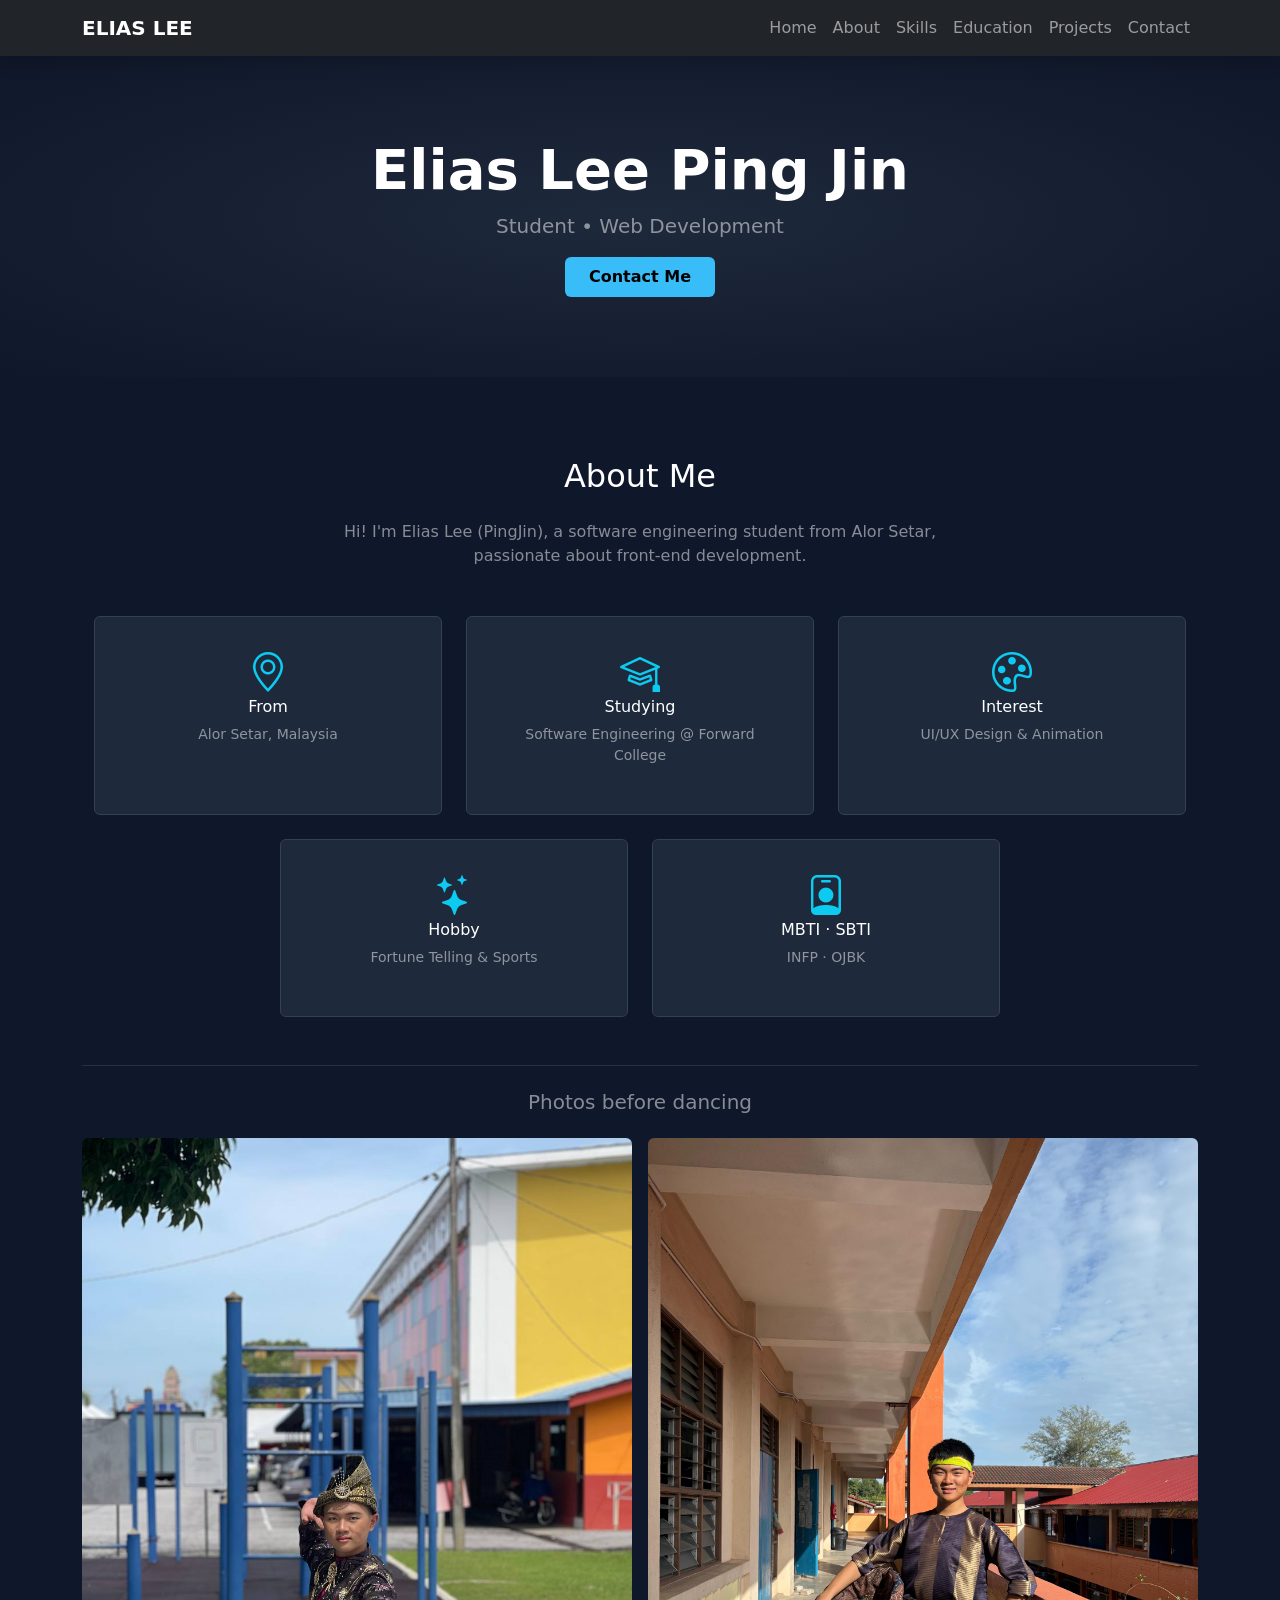
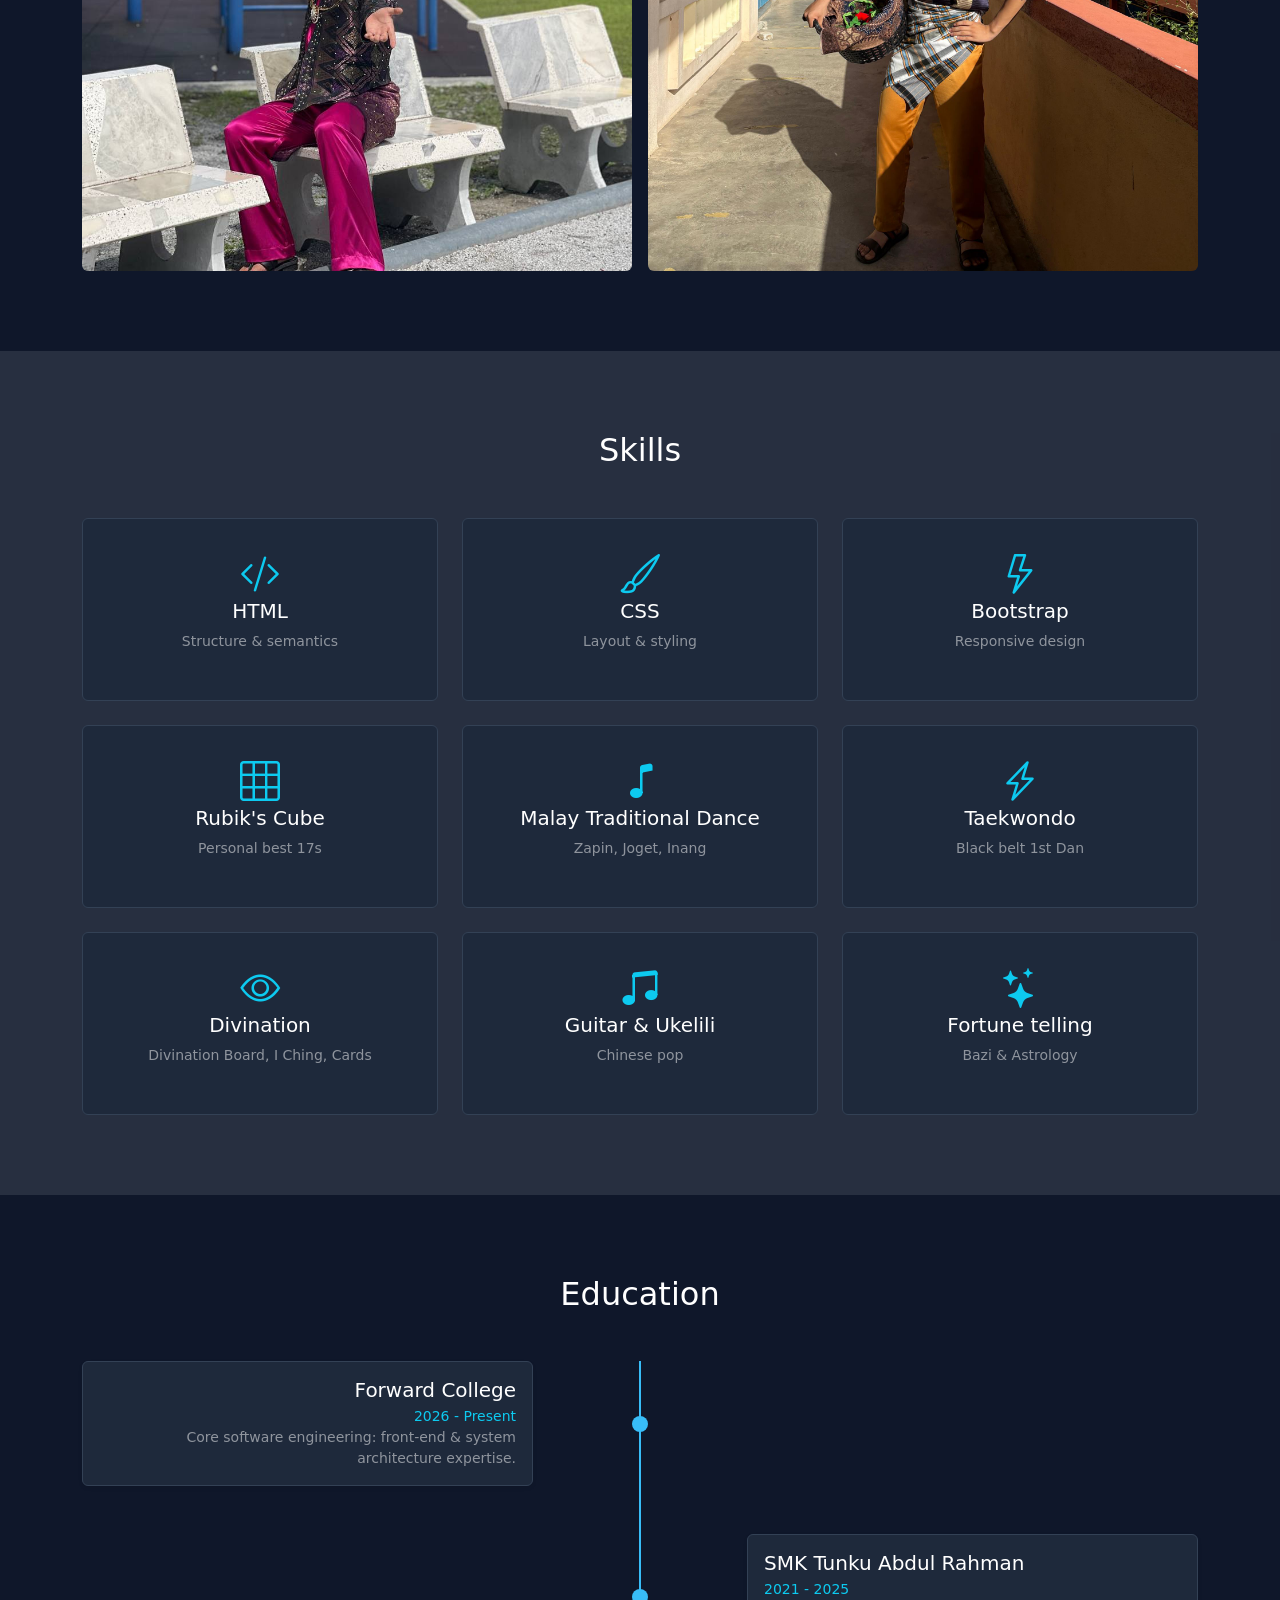
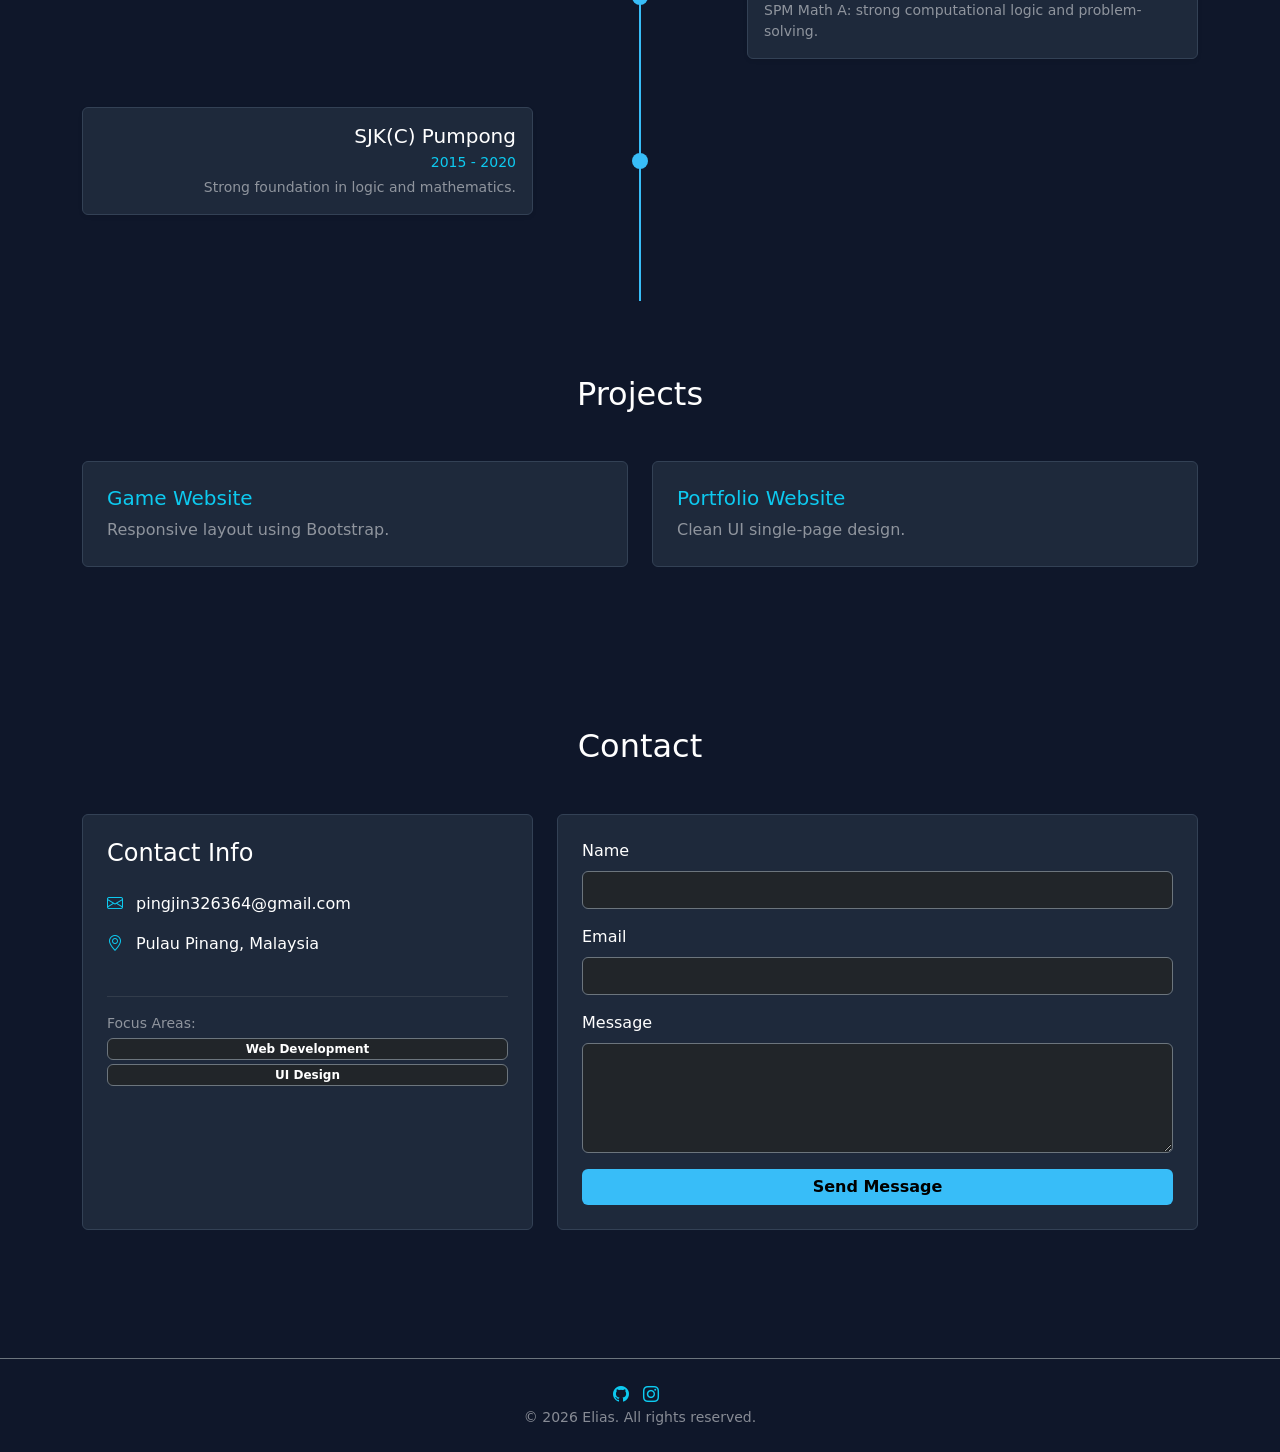
<file: Portfolio/index.html>
<!doctype html>
<html lang="en">
    <head>
        <meta charset="UTF-8" />
        <meta name="viewport" content="width=device-width, initial-scale=1.0" />
        <title>Elias Portfolio</title>
        <link href="https://cdn.jsdelivr.net/npm/bootstrap@5.3.0/dist/css/bootstrap.min.css" rel="stylesheet" />
        <link rel="stylesheet" href="https://cdn.jsdelivr.net/npm/bootstrap-icons@1.10.5/font/bootstrap-icons.css" />
        <link rel="stylesheet" href="style.css" />
    </head>
    <body>
        <!-- hero -->
        <nav class="navbar navbar-expand-lg navbar-dark bg-dark sticky-top shadow">
            <div class="container">
                <a class="navbar-brand fw-bold" href="#">ELIAS LEE</a>
                <button class="navbar-toggler" data-bs-toggle="collapse" data-bs-target="#nav">
                    <span class="navbar-toggler-icon"></span>
                </button>
                <div class="collapse navbar-collapse" id="nav">
                    <ul class="navbar-nav ms-auto">
                        <li class="nav-item"><a class="nav-link" href="#home">Home</a></li>
                        <li class="nav-item"><a class="nav-link" href="#about">About</a></li>
                        <li class="nav-item"><a class="nav-link" href="#skills">Skills</a></li>
                        <li class="nav-item"><a class="nav-link" href="#education">Education</a></li>
                        <li class="nav-item"><a class="nav-link" href="#projects">Projects</a></li>
                        <li class="nav-item"><a class="nav-link" href="#contact">Contact</a></li>
                    </ul>
                </div>
            </div>
        </nav>

        <!-- home -->
        <section id="home" class="section text-center" style="background: radial-gradient(#1e293b, #0f172a)">
            <div class="container">
                <h1 class="display-4 fw-bold">Elias Lee Ping Jin</h1>
                <p class="lead text-white-50">Student • Web Development</p>
                <a href="#contact" class="btn btn-accent px-4 py-2">Contact Me</a>
            </div>
        </section>

        <!-- about -->
        <section id="about" class="section text-center">
            <div class="container px-4">
                <h2 class="mb-4">About Me</h2>
                <p class="text-white-50 mx-auto mb-5" style="max-width: 600px">Hi! I'm Elias Lee (PingJin), a software engineering student from Alor Setar, passionate about front-end development.</p>

                <div class="row g-4 justify-content-center">
                    <div class="col-md-4">
                        <div class="card h-100 p-3 text-white">
                            <div class="card-body">
                                <i class="bi bi-geo-alt text-info display-6 mb-3"></i>
                                <h6>From</h6>
                                <p class="small text-white-50">Alor Setar, Malaysia</p>
                            </div>
                        </div>
                    </div>
                    <div class="col-md-4">
                        <div class="card h-100 p-3 text-white">
                            <div class="card-body">
                                <i class="bi bi-mortarboard text-info display-6 mb-3"></i>
                                <h6>Studying</h6>
                                <p class="small text-white-50">Software Engineering @ Forward College</p>
                            </div>
                        </div>
                    </div>
                    <div class="col-md-4">
                        <div class="card h-100 p-3 text-white">
                            <div class="card-body">
                                <i class="bi bi-palette text-info display-6 mb-3"></i>
                                <h6>Interest</h6>
                                <p class="small text-white-50">UI/UX Design & Animation</p>
                            </div>
                        </div>
                    </div>
                    <div class="col-md-4">
                        <div class="card h-100 p-3 text-white">
                            <div class="card-body">
                                <i class="bi bi-stars text-info display-6 mb-3"></i>
                                <h6>Hobby</h6>
                                <p class="small text-white-50">Fortune Telling & Sports</p>
                            </div>
                        </div>
                    </div>
                    <div class="col-md-4">
                        <div class="card h-100 p-3 text-white">
                            <div class="card-body">
                                <i class="bi bi-person-badge text-info display-6 mb-3"></i>
                                <h6>MBTI · SBTI</h6>
                                <p class="small text-white-50">INFP · OJBK</p>
                            </div>
                        </div>
                    </div>
                </div>
            </div>

            <div class="container mt-5">
                <hr class="border-secondary mb-4" />
                <h5 class="text-white-50 mb-4">Photos before dancing</h5>
                <div class="row g-3 justify-content-center">
                    <div class="col-12 col-md-6">
                        <img src="../image/img_before_pencak.jpg" class="img-fluid rounded" alt="img_before_pencak" />
                    </div>
                    <div class="col-12 col-md-6">
                        <img src="../image/img_before_batu_tumbok.jpg" class="img-fluid rounded" alt="img_before_batu_tumbok" />
                    </div>
                </div>
            </div>
        </section>

        <!-- skills -->
        <section id="skills" class="section bg-opacity-10 bg-light">
            <div class="container">
                <h2 class="text-center mb-5">Skills</h2>
                <div class="row g-4 text-center">
                    <div class="col-md-4">
                        <div class="card h-100 p-3 text-white">
                            <div class="card-body">
                                <i class="bi bi-code-slash text-info display-6 mb-3"></i>
                                <h5>HTML</h5>
                                <p class="small text-white-50">Structure & semantics</p>
                            </div>
                        </div>
                    </div>
                    <div class="col-md-4">
                        <div class="card h-100 p-3 text-white">
                            <div class="card-body">
                                <i class="bi bi-brush text-info display-6 mb-3"></i>
                                <h5>CSS</h5>
                                <p class="small text-white-50">Layout & styling</p>
                            </div>
                        </div>
                    </div>
                    <div class="col-md-4">
                        <div class="card h-100 p-3 text-white">
                            <div class="card-body">
                                <i class="bi bi-lightning text-info display-6 mb-3"></i>
                                <h5>Bootstrap</h5>
                                <p class="small text-white-50">Responsive design</p>
                            </div>
                        </div>
                    </div>
                    <div class="col-md-4">
                        <div class="card h-100 p-3 text-white">
                            <div class="card-body">
                                <i class="bi bi-grid-3x3 text-info display-6 mb-3"></i>
                                <h5>Rubik's Cube</h5>
                                <p class="small text-white-50">Personal best 17s</p>
                            </div>
                        </div>
                    </div>
                    <div class="col-md-4">
                        <div class="card h-100 p-3 text-white">
                            <div class="card-body">
                                <i class="bi bi-music-note text-info display-6 mb-3"></i>
                                <h5>Malay Traditional Dance</h5>
                                <p class="small text-white-50">Zapin, Joget, Inang</p>
                            </div>
                        </div>
                    </div>
                    <div class="col-md-4">
                        <div class="card h-100 p-3 text-white">
                            <div class="card-body">
                                <i class="bi bi-lightning-charge text-info display-6 mb-3"></i>
                                <h5>Taekwondo</h5>
                                <p class="small text-white-50">Black belt 1st Dan</p>
                            </div>
                        </div>
                    </div>
                    <div class="col-md-4">
                        <div class="card h-100 p-3 text-white">
                            <div class="card-body">
                                <i class="bi bi-eye text-info display-6 mb-3"></i>
                                <h5>Divination</h5>
                                <p class="small text-white-50">Divination Board, I Ching, Cards</p>
                            </div>
                        </div>
                    </div>
                    <div class="col-md-4">
                        <div class="card h-100 p-3 text-white">
                            <div class="card-body">
                                <i class="bi bi-music-note-beamed text-info display-6 mb-3"></i>
                                <h5>Guitar & Ukelili</h5>
                                <p class="small text-white-50">Chinese pop</p>
                            </div>
                        </div>
                    </div>
                    <div class="col-md-4">
                        <div class="card h-100 p-3 text-white">
                            <div class="card-body">
                                <i class="bi bi-stars text-info display-6 mb-3"></i>
                                <h5>Fortune telling</h5>
                                <p class="small text-white-50">Bazi & Astrology</p>
                            </div>
                        </div>
                    </div>
                </div>
            </div>
        </section>

        <!-- education -->
        <section id="education" class="section">
            <div class="container position-relative">
                <h2 class="text-center mb-5">Education</h2>
                <div class="timeline-line"></div>

                <div class="row align-items-center mb-5">
                    <div class="col-md-5 text-md-end text-start order-2 order-md-1">
                        <div class="card p-3 shadow-sm text-white">
                            <h5 class="mb-1">Forward College</h5>
                            <p class="text-info small mb-0">2026 - Present</p>
                            <p class="small text-white-50 mb-0">Core software engineering: front-end & system architecture expertise.</p>
                        </div>
                    </div>
                    <div class="col-md-2 text-center order-1 order-md-2 mb-3 mb-md-0">
                        <div class="timeline-dot"></div>
                    </div>
                    <div class="col-md-5 order-3"></div>
                </div>

                <div class="row align-items-center mb-5">
                    <div class="col-md-5 order-md-1 order-3"></div>
                    <div class="col-md-2 text-center order-1 order-md-2 mb-3 mb-md-0">
                        <div class="timeline-dot"></div>
                    </div>
                    <div class="col-md-5 text-start order-2 order-md-3">
                        <div class="card p-3 shadow-sm text-white">
                            <h5 class="mb-1">SMK Tunku Abdul Rahman</h5>
                            <p class="text-info small mb-0">2021 - 2025</p>
                            <p class="small text-white-50 mb-0">SPM Math A: strong computational logic and problem-solving.</p>
                        </div>
                    </div>
                </div>

                <div class="row align-items-center">
                    <div class="col-md-5 text-md-end text-start order-2 order-md-1">
                        <div class="card p-3 shadow-sm text-white">
                            <h5 class="mb-1">SJK(C) Pumpong</h5>
                            <p class="text-info small mb-1">2015 - 2020</p>
                            <p class="small text-white-50 mb-0">Strong foundation in logic and mathematics.</p>
                        </div>
                    </div>
                    <div class="col-md-2 text-center order-1 order-md-2 mb-3 mb-md-0">
                        <div class="timeline-dot"></div>
                    </div>
                    <div class="col-md-5 order-3"></div>
                </div>
            </div>
        </section>

        <!-- projects -->
        <section id="projects" class="section">
            <div class="container">
                <h2 class="text-center mb-5">Projects</h2>
                <div class="row g-4">
                    <div class="col-md-6">
                        <div class="card h-100 text-white p-2">
                            <div class="card-body">
                                <h5 class="card-title text-info">Game Website</h5>
                                <p class="card-text text-white-50">Responsive layout using Bootstrap.</p>
                            </div>
                        </div>
                    </div>
                    <div class="col-md-6">
                        <div class="card h-100 text-white p-2">
                            <div class="card-body">
                                <h5 class="card-title text-info">Portfolio Website</h5>
                                <p class="card-text text-white-50">Clean UI single-page design.</p>
                            </div>
                        </div>
                    </div>
                </div>
            </div>
        </section>

        <!-- contact -->
        <section id="contact" class="section">
            <div class="container">
                <h2 class="text-center mb-5">Contact</h2>
                <div class="row g-4">
                    <div class="col-md-5">
                        <div class="card p-4 h-100 text-white">
                            <h4 class="mb-4">Contact Info</h4>
                            <p class="mb-3"><i class="bi bi-envelope text-info me-2"></i> pingjin326364@gmail.com</p>
                            <p class="mb-4"><i class="bi bi-geo-alt text-info me-2"></i> Pulau Pinang, Malaysia</p>
                            <hr class="text-secondary" />
                            <p class="small text-white-50 mb-1">Focus Areas:</p>
                            <span class="badge bg-dark border border-secondary mb-1">Web Development</span>
                            <span class="badge bg-dark border border-secondary mb-1">UI Design</span>
                        </div>
                    </div>
                    <div class="col-lg-7 col-md-12">
                        <form class="card p-4">
                            <div class="mb-3">
                                <label class="form-label text-white">Name</label>
                                <input type="text" class="form-control bg-dark text-white border-secondary" />
                            </div>
                            <div class="mb-3">
                                <label class="form-label text-white">Email</label>
                                <input type="email" class="form-control bg-dark text-white border-secondary" />
                            </div>
                            <div class="mb-3">
                                <label class="form-label text-white">Message</label>
                                <textarea class="form-control bg-dark text-white border-secondary" rows="4"></textarea>
                            </div>
                            <button type="submit" class="btn btn-accent w-100">Send Message</button>
                        </form>
                    </div>
                </div>
            </div>
        </section>

        <!-- footer -->
        <footer class="text-center py-4 border-top border-secondary mt-5">
            <a href="https://github.com/pingjin-code"><i class="bi bi-github text-info me-2"></i></a>
            <a href="https://www.instagram.com/pj.mu2/?__pwa=1"><i class="bi bi-instagram text-info me-2"></i></a>
            <p class="small text-white-50 mb-0">© 2026 Elias. All rights reserved.</p>
        </footer>

        <script src="https://cdn.jsdelivr.net/npm/bootstrap@5.3.0/dist/js/bootstrap.bundle.min.js"></script>
    </body>
</html>
</file>
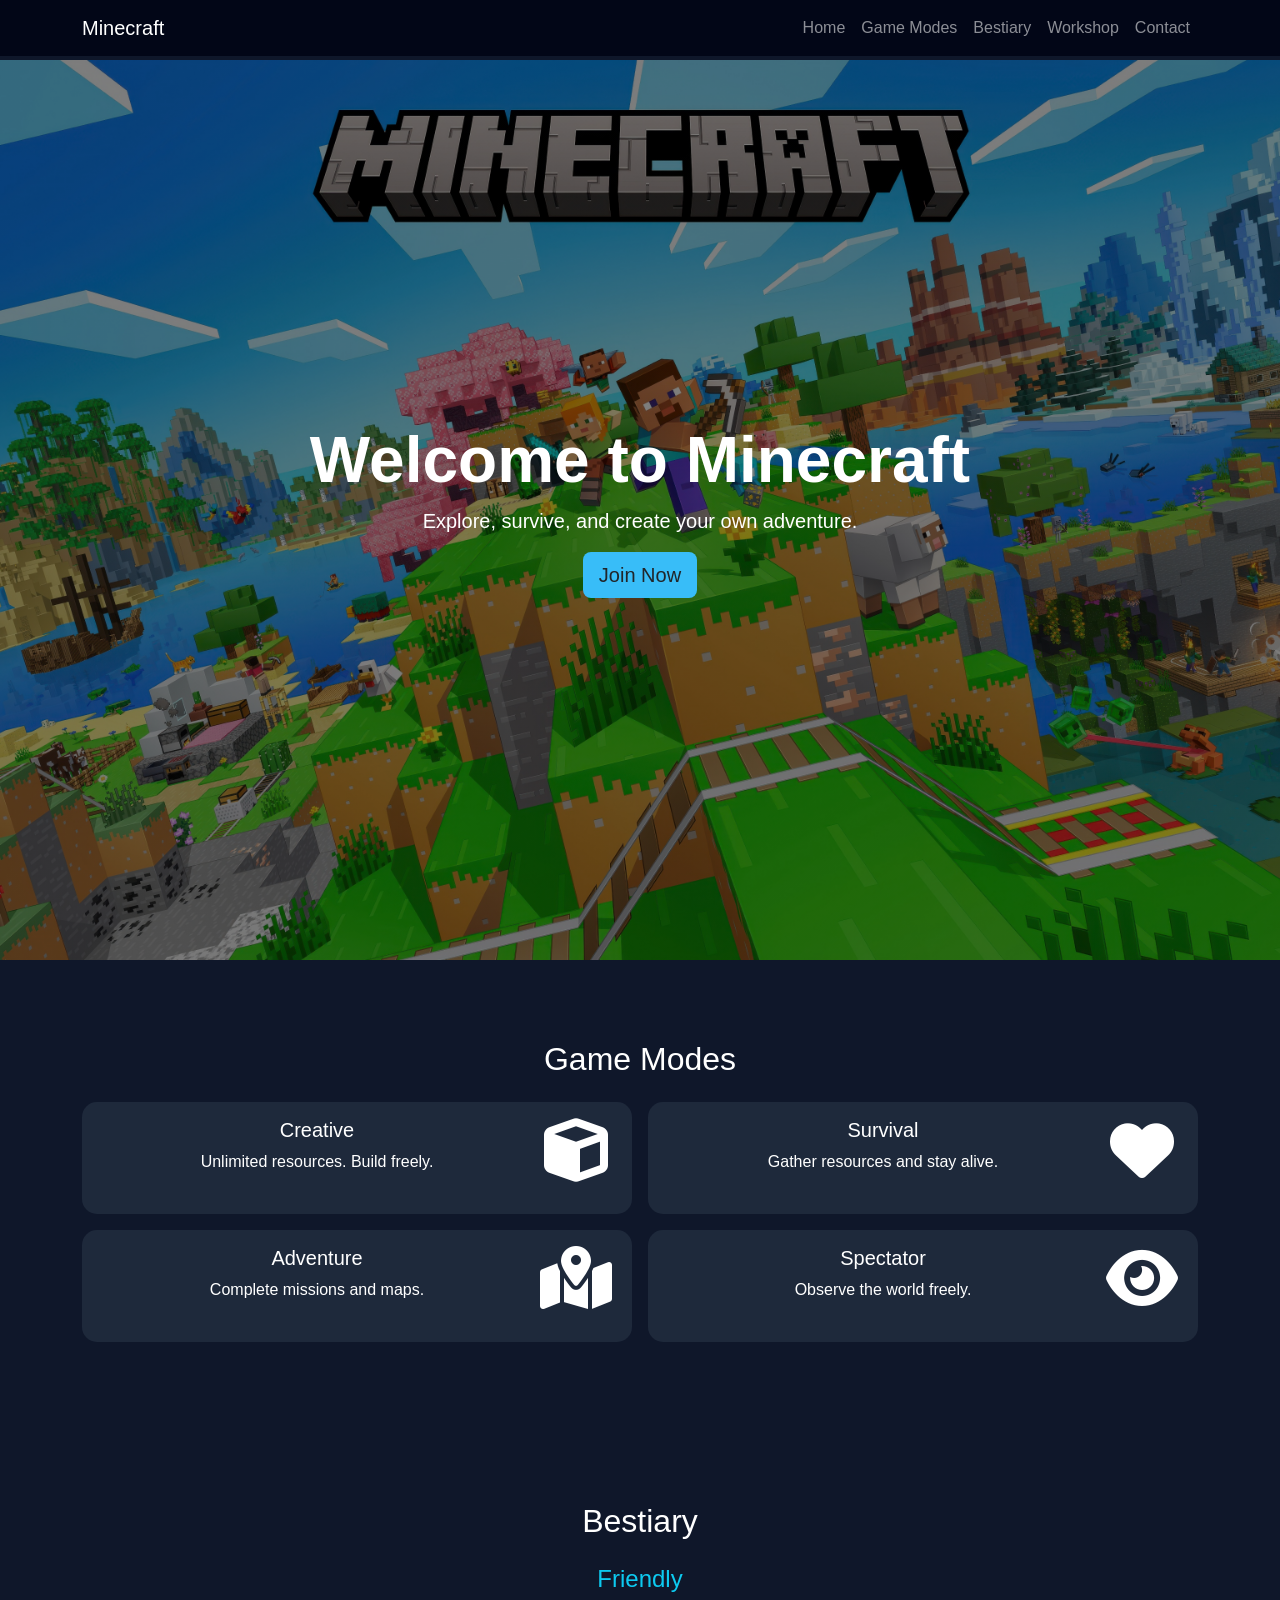
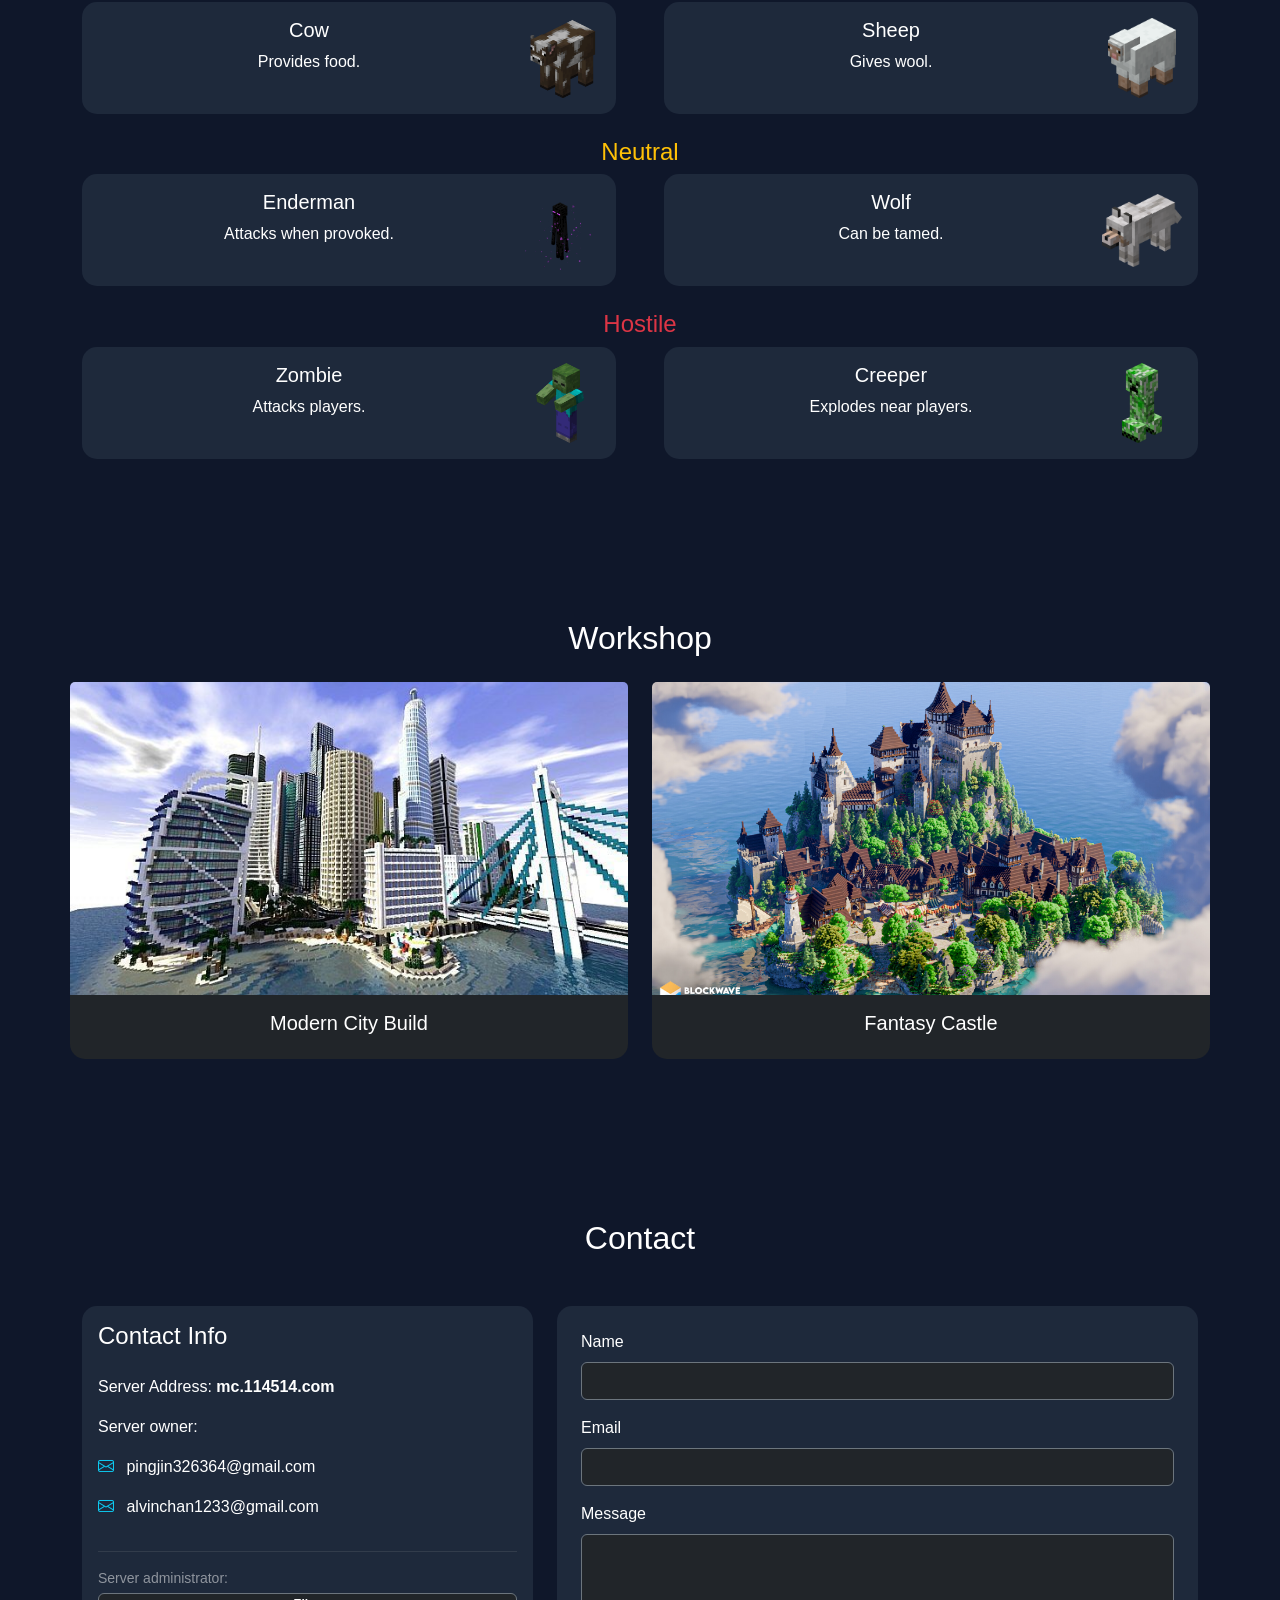
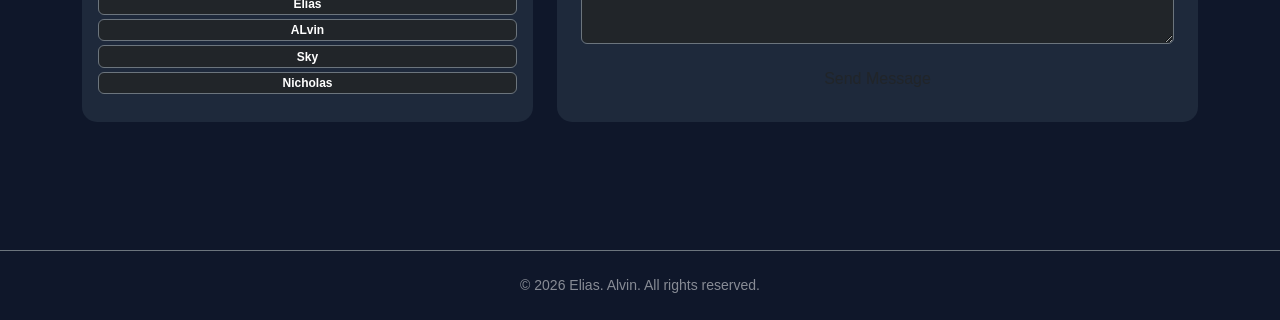
<file: Website_of_interst/index.html>
<!doctype html>
<html lang="en">
    <head>
        <meta charset="UTF-8" />
        <meta name="viewport" content="width=device-width, initial-scale=1.0" />
        <title>Game World</title>
        <link href="https://cdn.jsdelivr.net/npm/bootstrap@5.3.8/dist/css/bootstrap.min.css" rel="stylesheet" integrity="sha384-sRIl4kxILFvY47J16cr9ZwB07vP4J8+LH7qKQnuqkuIAvNWLzeN8tE5YBujZqJLB" crossorigin="anonymous" />
        <script src="https://cdn.jsdelivr.net/npm/bootstrap@5.3.8/dist/js/bootstrap.bundle.min.js" integrity="sha384-FKyoEForCGlyvwx9Hj09JcYn3nv7wiPVlz7YYwJrWVcXK/BmnVDxM+D2scQbITxI" crossorigin="anonymous"></script>
        <link rel="stylesheet" href="https://cdn.jsdelivr.net/npm/bootstrap-icons@1.10.5/font/bootstrap-icons.css" />
        <link rel="stylesheet" href="https://cdnjs.cloudflare.com/ajax/libs/font-awesome/6.0.0/css/all.min.css" />
        <style>
            /* PJ */
            body {
                background-color: #0f172a;
                color: white;
                font-family: "Segoe UI", sans-serif;
            }
            .navbar {
                background-color: #020617;
            }
            .home-mt {
                /* for custom home page */
                margin-top: 60px;
            }
            .section {
                padding: 80px 0;
            }
            .card {
                background-color: #1e293b;
                border: none;
                border-radius: 15px;
            }
            .card-img-top {
                width: 100%;
                aspect-ratio: 16 / 9; /* 比例 */
                object-fit: cover; /* 避免图片拉伸 */
            }
            .card:hover {
                transform: translateY(-5px);
                transition: 0.3s;
            }
            h2 {
                margin-bottom: 30px;
            }
            .btn-custom {
                background-color: #38bdf8;
                border: none;
            }
            /* custom for mobs img */
            .frs {
                width: 80px;
                height: 80px;
                object-fit: contain;
                float: right;
            }
            .home-section {
                height: 100vh;
                background:
                    linear-gradient(rgba(0, 0, 0, 0.5), rgba(0, 0, 0, 0.5)),
                    url("../image/minecraft_background.jpg") no-repeat center center/cover;
            }
            @media (max-width: 768px) {
                .home-section {
                    height: 60vh;
                }
            }
        </style>
    </head>
    <body>
        <!-- Navbar-AL -->
        <nav class="navbar navbar-expand-lg navbar-dark fixed-top">
            <div class="container">
                <a class="navbar-brand" href="#home">Minecraft</a>
                <button class="navbar-toggler" data-bs-toggle="collapse" data-bs-target="#nav">
                    <span class="navbar-toggler-icon"></span>
                </button>
                <div class="collapse navbar-collapse" id="nav">
                    <ul class="navbar-nav ms-auto">
                        <li class="nav-item"><a class="nav-link" href="#home">Home</a></li>
                        <li class="nav-item"><a class="nav-link" href="#modes">Game Modes</a></li>
                        <li class="nav-item"><a class="nav-link" href="#bestiary">Bestiary</a></li>
                        <li class="nav-item"><a class="nav-link" href="#workshop">Workshop</a></li>
                        <li class="nav-item"><a class="nav-link" href="#contact">Contact</a></li>
                    </ul>
                </div>
            </div>
        </nav>

        <!-- Home-PJ -->
        <section id="home" class="home-section d-flex align-items-center home-mt">
            <div class="container text-center text-white">
                <h1 class="display-3 fw-bold">Welcome to Minecraft</h1>
                <p class="lead">Explore, survive, and create your own adventure.</p>
                <a href="#contact" class="btn btn-custom btn-lg">Join Now</a>
            </div>
        </section>

        <!-- Game Modes-PJ -->
        <section id="modes" class="section">
            <div class="container">
                <h2 class="mb-4 text-center">Game Modes</h2>
                <div class="row g-3">
                    <div class="col-md-6">
                        <div class="card text-center text-white h-100">
                            <div class="card-body">
                                <i class="fa-solid fa-cube display-3 frs"></i>
                                <h5>Creative</h5>
                                <p>Unlimited resources. Build freely.</p>
                            </div>
                        </div>
                    </div>

                    <div class="col-md-6">
                        <div class="card text-center text-white h-100">
                            <div class="card-body">
                                <i class="fa-solid fa-heart display-3 frs"></i>
                                <h5>Survival</h5>
                                <p>Gather resources and stay alive.</p>
                            </div>
                        </div>
                    </div>

                    <div class="col-md-6">
                        <div class="card text-center text-white h-100">
                            <div class="card-body">
                                <i class="fa-solid fa-map-location-dot display-3 frs"></i>
                                <h5>Adventure</h5>
                                <p>Complete missions and maps.</p>
                            </div>
                        </div>
                    </div>

                    <div class="col-md-6">
                        <div class="card text-center text-white h-100">
                            <div class="card-body">
                                <i class="fa-solid fa-eye display-3 frs"></i>
                                <h5>Spectator</h5>
                                <p>Observe the world freely.</p>
                            </div>
                        </div>
                    </div>
                </div>
            </div>
        </section>

        <!-- Bestiary-PJ -->
        <section id="bestiary" class="section">
            <div class="container text-center">
                <h2 class="mb-4">Bestiary</h2>

                <h4 class="text-info">Friendly</h4>
                <div class="row g-5 mb-4">
                    <div class="col-md-6">
                        <div class="card text-white">
                            <div class="card-body">
                                <img class="frs" src="../image/cow.png" alt="Cow img" />
                                <h5>Cow</h5>
                                <p>Provides food.</p>
                            </div>
                        </div>
                    </div>
                    <div class="col-md-6">
                        <div class="card text-white">
                            <div class="card-body">
                                <img class="frs" src="../image/white_sheep.png" alt="White Sheep img" />
                                <h5>Sheep</h5>
                                <p>Gives wool.</p>
                            </div>
                        </div>
                    </div>
                </div>

                <h4 class="text-warning">Neutral</h4>
                <div class="row g-5 mb-4">
                    <div class="col-md-6">
                        <div class="card text-white">
                            <div class="card-body">
                                <img class="frs" src="../image/enderman.png" alt="Enderman img" />
                                <h5>Enderman</h5>
                                <p>Attacks when provoked.</p>
                            </div>
                        </div>
                    </div>
                    <div class="col-md-6">
                        <div class="card text-white">
                            <div class="card-body">
                                <img class="frs" src="../image/wolf.png" alt="Wolf img" />
                                <h5>Wolf</h5>
                                <p>Can be tamed.</p>
                            </div>
                        </div>
                    </div>
                </div>

                <h4 class="text-danger">Hostile</h4>
                <div class="row g-5">
                    <div class="col-md-6">
                        <div class="card text-white">
                            <div class="card-body">
                                <img class="frs" src="../image/zombie.png" alt="Zombie img" />
                                <h5>Zombie</h5>
                                <p>Attacks players.</p>
                            </div>
                        </div>
                    </div>
                    <div class="col-md-6">
                        <div class="card text-white">
                            <div class="card-body">
                                <img class="frs" src="../image/creeper.png" alt="Creeper img" />
                                <h5>Creeper</h5>
                                <p>Explodes near players.</p>
                            </div>
                        </div>
                    </div>
                </div>
            </div>
        </section>

        <!-- Workshop-AL -->
        <section id="workshop" class="section container">
            <h2 class="mb-4 text-center">Workshop</h2>
            <div class="row g-4">
                <div class="col-md-6">
                    <div class="card h-100 bg-dark text-white">
                        <img src="../image/Modern_City_Build.jpg" class="card-img-top" alt="Modern City" />
                        <div class="card-body text-center">
                            <h5>Modern City Build</h5>
                        </div>
                    </div>
                </div>

                <div class="col-md-6">
                    <div class="card h-100 bg-dark text-white">
                        <img src="../image/Fantasy_Castle.jpg" class="card-img-top" alt="Fantasy Castle" />
                        <div class="card-body text-center">
                            <h5>Fantasy Castle</h5>
                        </div>
                    </div>
                </div>
            </div>
        </section>

        <!-- Contact-AL -->
        <section id="contact" class="section">
            <div class="container">
                <h2 class="text-center mb-5">Contact</h2>
                <div class="row g-4">
                    <div class="col-md-5">
                        <div class="card p-3 h-100 text-white">
                            <h4 class="mb-4">Contact Info</h4>
                            <p>Server Address: <strong>mc.114514.com</strong></p>
                            <p>Server owner:</p>

                            <p class="mb-3"><i class="bi bi-envelope text-info me-2"></i> pingjin326364@gmail.com</p>
                            <p class="mb-3"><i class="bi bi-envelope text-info me-2"></i> alvinchan1233@gmail.com</p>

                            <hr class="text-secondary" />

                            <p class="small text-white-50 mb-1">Server administrator:</p>
                            <span class="badge bg-dark border border-secondary mb-1">Elias</span>
                            <span class="badge bg-dark border border-secondary mb-1">ALvin</span>
                            <span class="badge bg-dark border border-secondary mb-1">Sky</span>
                            <span class="badge bg-dark border border-secondary mb-1">Nicholas</span>
                        </div>
                    </div>

                    <div class="col-lg-7 col-md-12">
                        <form class="card p-4">
                            <div class="mb-3">
                                <label class="form-label text-white">Name</label>
                                <input type="text" class="form-control bg-dark text-white border-secondary" />
                            </div>

                            <div class="mb-3">
                                <label class="form-label text-white">Email</label>
                                <input type="email" class="form-control bg-dark text-white border-secondary" />
                            </div>

                            <div class="mb-3">
                                <label class="form-label text-white">Message</label>
                                <textarea class="form-control bg-dark text-white border-secondary" rows="4"></textarea>
                            </div>

                            <button type="submit" class="btn btn-accent w-100">Send Message</button>
                        </form>
                    </div>
                </div>
            </div>
        </section>

        <!-- Footer-AL -->
        <footer class="text-center py-4 border-top border-secondary mt-5">
            <p class="small text-white-50 mb-0">© 2026 Elias. Alvin. All rights reserved.</p>
        </footer>
    </body>
</html>
</file>
<file: Portfolio/style.css>
body {
    background: #0f172a;
    color: white;
}
.section {
    padding: 80px 0;
}
.card {
    background: #1e293b;
    border: 1px solid #334155;
    transition: 0.3s;
}
.card:hover {
    transform: translateY(-5px);
    border-color: #38bdf8;
}
.text-secondary {
    color: #94a3b8;
}
label {
    color: #e2e8f0;
}
.timeline-line {
    position: absolute;
    left: 50%;
    width: 2px;
    height: 100%;
    background: #38bdf8;
    transform: translateX(-50%);
    z-index: 0;
}
.timeline-dot {
    width: 16px;
    height: 16px;
    background: #38bdf8;
    border-radius: 50%;
    margin: auto;
    position: relative;
    z-index: 1;
}
.btn-accent {
    background: #38bdf8;
    border: none;
    color: #000;
    font-weight: bold;
}
.btn-accent:hover {
    background: #7dd3fc;
    transform: scale(1.05);
}
</file>
